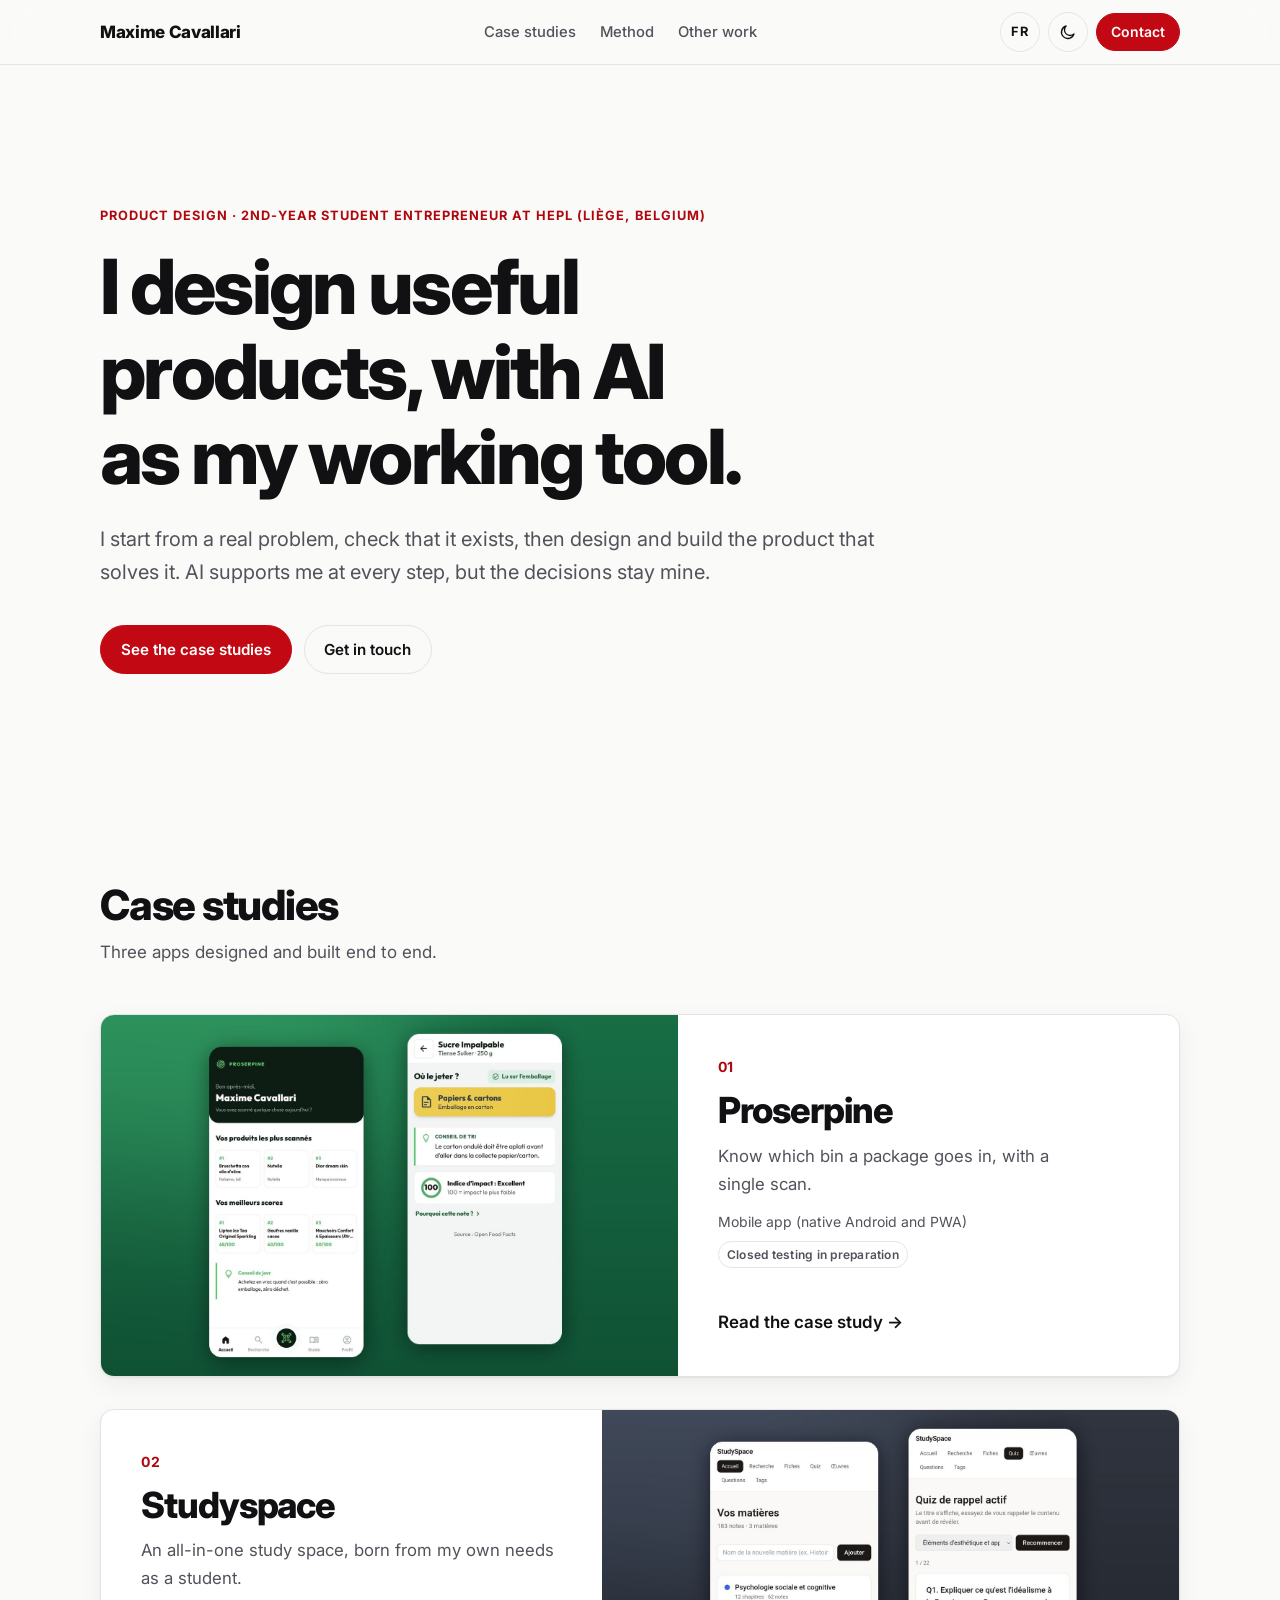
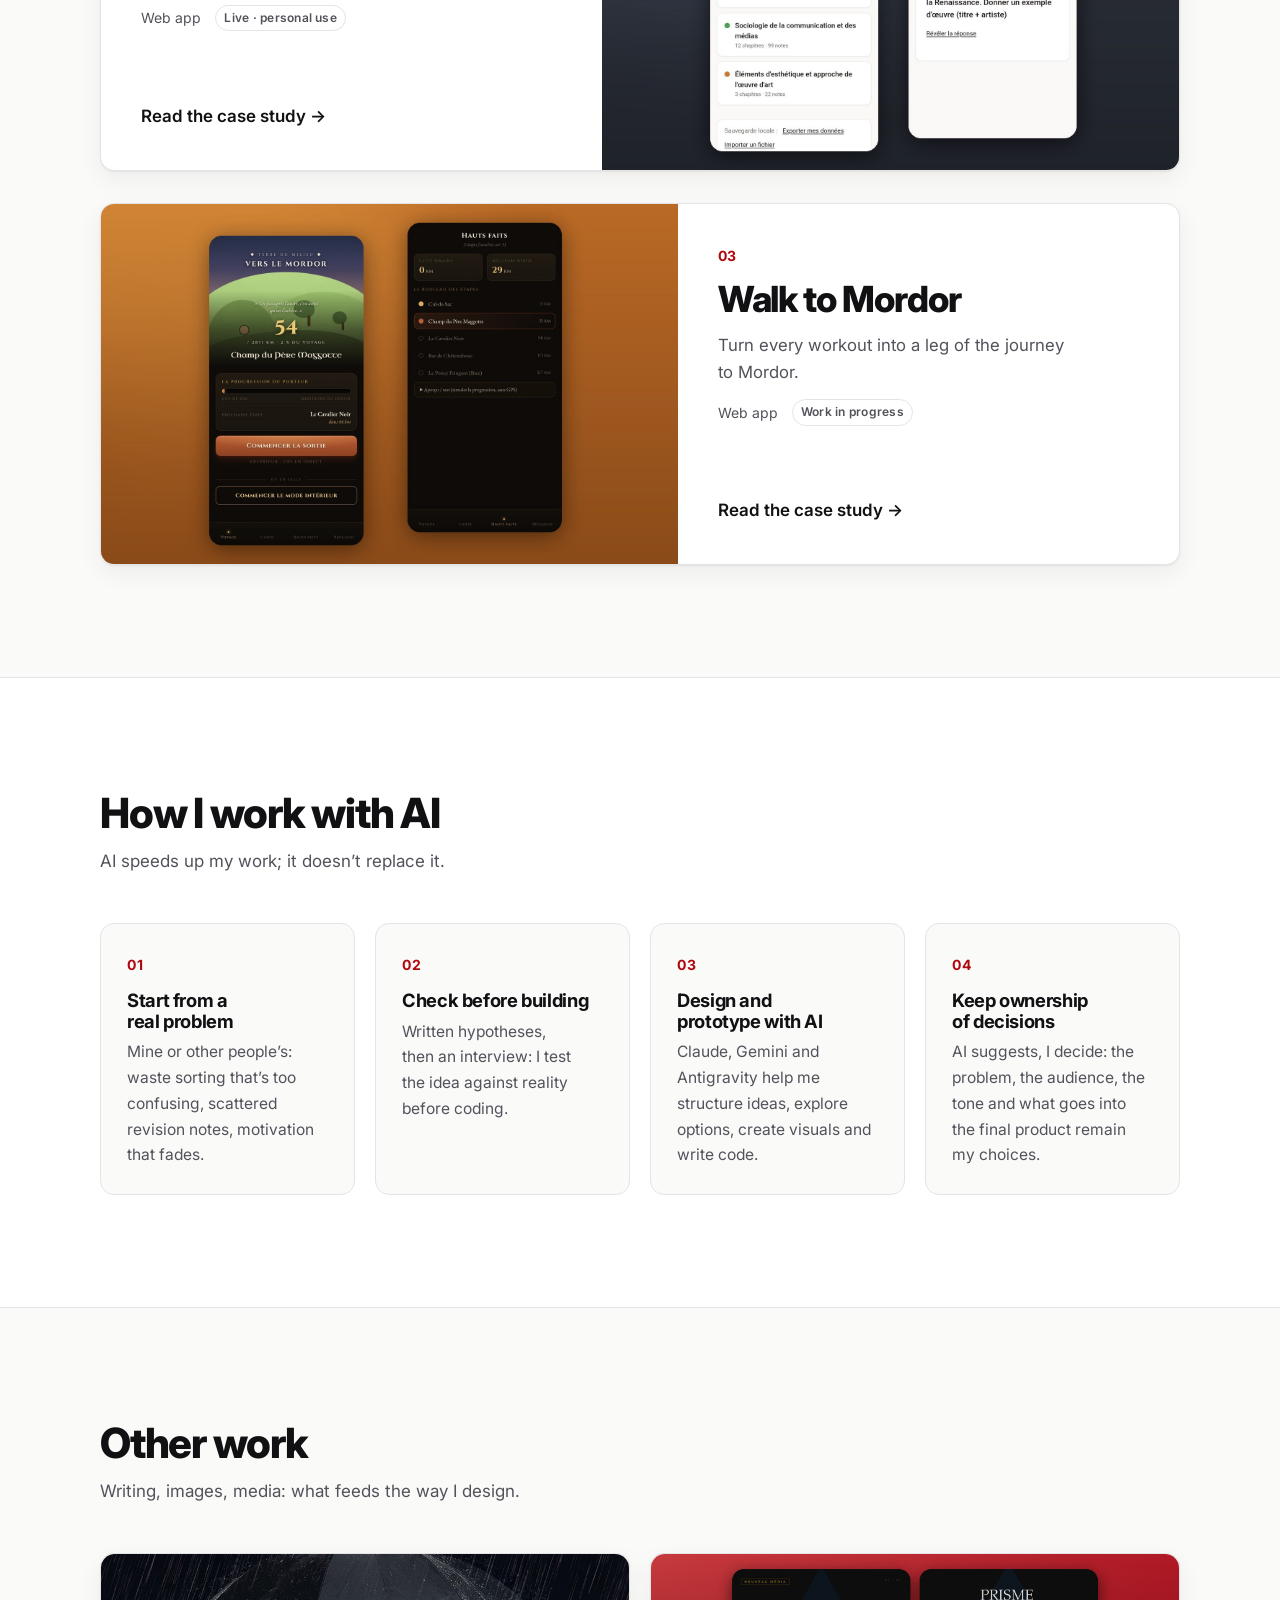
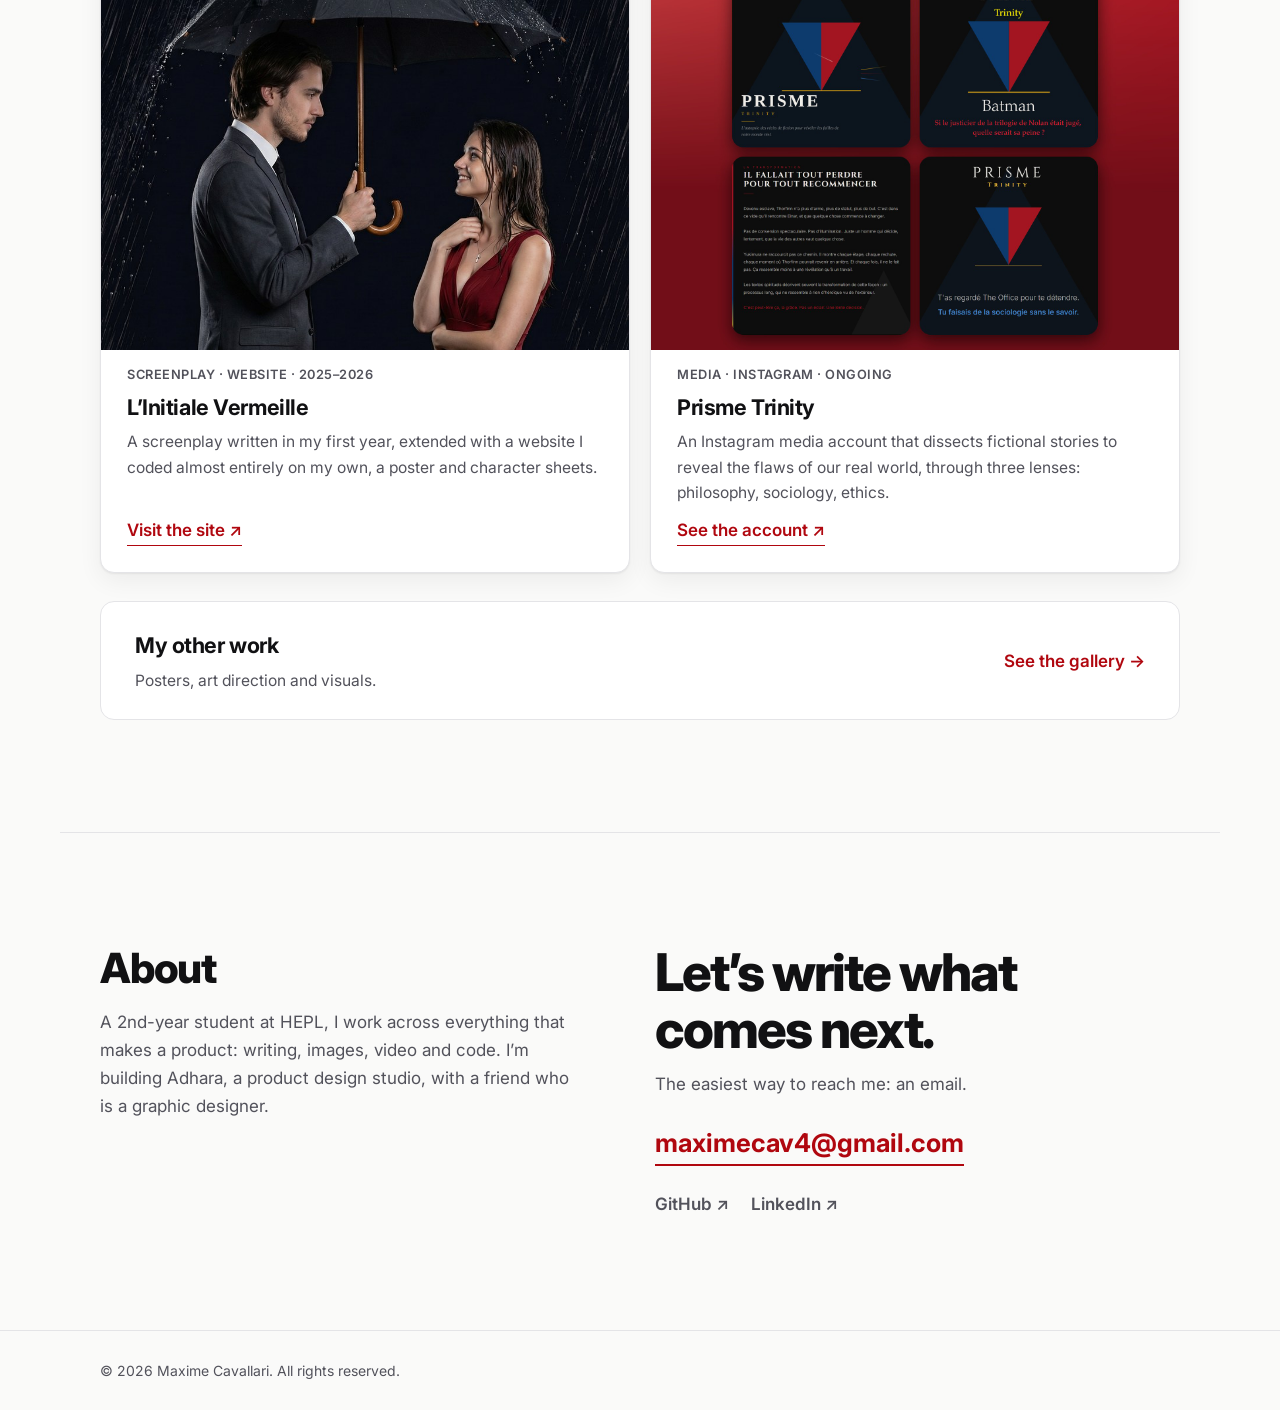
<file: index.html>
<!doctype html>
<html lang="fr">
  <head>
    <meta charset="UTF-8" />
    <meta name="viewport" content="width=device-width, initial-scale=1.0" />
    <title>Maxime Cavallari · Product designer</title>
    <meta
      name="description"
      content="Portfolio de Maxime Cavallari, product designer : des applications conçues et développées de la recherche au code, avec l’IA comme outil de travail."
    />

    <!-- Aperçu quand le lien est partagé (LinkedIn, WhatsApp, e-mail…) -->
    <meta property="og:type" content="website" />
    <meta property="og:title" content="Maxime Cavallari · Product designer" />
    <meta
      property="og:description"
      content="Des applications conçues et développées de la recherche au code, avec l’IA comme outil de travail."
    />
    <meta property="og:locale" content="fr_BE" />
    <meta property="og:locale:alternate" content="en_GB" />
    <!-- À ajouter une fois le site en ligne : <meta property="og:image" content="https://…/images/apercu-partage.png"> -->
    <meta name="twitter:card" content="summary_large_image" />

    <meta name="color-scheme" content="dark light" />
    <meta
      name="theme-color"
      content="#0b0b0c"
      media="(prefers-color-scheme: dark)"
    />
    <meta
      name="theme-color"
      content="#fafaf9"
      media="(prefers-color-scheme: light)"
    />

    <!-- Applique le thème mémorisé avant l'affichage (évite un flash de couleur) -->
    <script>
      try {
        var th = localStorage.getItem("theme");
        if (th === "dark" || th === "light")
          document.documentElement.setAttribute("data-theme", th);
      } catch (e) {}
      document.documentElement.classList.add("js");
    </script>

    <link rel="preconnect" href="https://fonts.googleapis.com" />
    <link rel="preconnect" href="https://fonts.gstatic.com" crossorigin />
    <link
      href="https://fonts.googleapis.com/css2?family=Inter:wght@400;500;600;700;800&display=swap"
      rel="stylesheet"
    />
    <!-- Favicon -->
    <link rel="icon" href="favicon.ico" sizes="48x48" />
    <link rel="icon" type="image/png" sizes="32x32" href="icons/favicon-32.png" />
    <link rel="icon" type="image/png" sizes="192x192" href="icons/icon-192.png" />
    <link rel="apple-touch-icon" href="icons/apple-touch-icon.png" />

    <link rel="stylesheet" href="css/style.css" />
  </head>
  <body>
    <a class="skip-link" href="#main" data-i18n="skip">Aller au contenu</a>

    <div id="draft-banner" class="draft-banner" role="note" hidden>
      <span data-i18n="draft_banner"></span>
    </div>

    <header class="site-header">
      <div class="container site-header__inner">
        <a class="brand" href="index.html" data-site-name>Maxime Cavallari</a>
        <nav class="site-nav" aria-label="Navigation principale">
          <a href="#cas" data-i18n="nav_cases">Études de cas</a>
          <a href="#methode" data-i18n="nav_method">Méthode</a>
          <a href="#autres" data-i18n="nav_other">Autres créations</a>
        </nav>
        <div class="site-header__actions">
          <button
            id="lang-toggle"
            class="icon-btn icon-btn--text"
            type="button"
          >
            EN
          </button>
          <button
            id="theme-toggle"
            class="icon-btn"
            type="button"
            aria-label="Changer de thème"
          >
            <svg
              class="icon-sun"
              viewBox="0 0 24 24"
              width="18"
              height="18"
              aria-hidden="true"
            >
              <circle
                cx="12"
                cy="12"
                r="4.5"
                fill="none"
                stroke="currentColor"
                stroke-width="1.8"
              />
              <path
                d="M12 2v2.5M12 19.5V22M4.2 4.2l1.8 1.8M18 18l1.8 1.8M2 12h2.5M19.5 12H22M4.2 19.8L6 18M18 6l1.8-1.8"
                stroke="currentColor"
                stroke-width="1.8"
                stroke-linecap="round"
              />
            </svg>
            <svg
              class="icon-moon"
              viewBox="0 0 24 24"
              width="18"
              height="18"
              aria-hidden="true"
            >
              <path
                d="M20 14.5A8.5 8.5 0 1 1 9.5 4a7 7 0 0 0 10.5 10.5z"
                fill="none"
                stroke="currentColor"
                stroke-width="1.8"
                stroke-linejoin="round"
              />
            </svg>
          </button>
          <a class="btn btn--small" href="#contact" data-i18n="nav_contact"
            >Contact</a
          >
        </div>
      </div>
    </header>

    <main id="main">
      <!-- ACCROCHE -->
      <section class="hero container">
        <p class="eyebrow reveal" data-i18n="hero_eyebrow"></p>
        <h1 class="hero__title reveal" data-i18n="hero_title"></h1>
        <p class="hero__lead reveal" data-i18n="hero_lead"></p>
        <div class="hero__actions reveal">
          <a class="btn" href="#cas" data-i18n="hero_cta_cases"></a>
          <a
            class="btn btn--ghost"
            href="#contact"
            data-i18n="hero_cta_contact"
          ></a>
        </div>
      </section>

      <!-- ÉTUDES DE CAS -->
      <section id="cas" class="section container" aria-labelledby="cas-title">
        <div class="section__head">
          <h2
            id="cas-title"
            class="section__title"
            data-i18n="cases_title"
          ></h2>
          <p class="section__intro" data-i18n="cases_intro"></p>
        </div>
        <ol id="cases-list" class="cases-list"></ol>
      </section>

      <!-- MÉTHODE -->
      <section
        id="methode"
        class="section section--alt"
        aria-labelledby="methode-title"
      >
        <div class="container">
          <div class="section__head">
            <h2
              id="methode-title"
              class="section__title"
              data-i18n="method_title"
            ></h2>
            <p class="section__intro" data-i18n="method_intro"></p>
          </div>
          <ol class="method-list">
            <li class="method-step reveal">
              <span class="method-step__num" aria-hidden="true">01</span>
              <h3 data-i18n="method_1_t"></h3>
              <p data-i18n="method_1_p"></p>
            </li>
            <li class="method-step reveal">
              <span class="method-step__num" aria-hidden="true">02</span>
              <h3 data-i18n="method_2_t"></h3>
              <p data-i18n="method_2_p"></p>
            </li>
            <li class="method-step reveal">
              <span class="method-step__num" aria-hidden="true">03</span>
              <h3 data-i18n="method_3_t"></h3>
              <p data-i18n="method_3_p"></p>
            </li>
            <li class="method-step reveal">
              <span class="method-step__num" aria-hidden="true">04</span>
              <h3 data-i18n="method_4_t"></h3>
              <p data-i18n="method_4_p"></p>
            </li>
          </ol>
        </div>
      </section>

      <!-- AUTRES CRÉATIONS -->
      <section
        id="autres"
        class="section container"
        aria-labelledby="autres-title"
      >
        <div class="section__head">
          <h2
            id="autres-title"
            class="section__title"
            data-i18n="other_title"
          ></h2>
          <p class="section__intro" data-i18n="other_intro"></p>
        </div>
        <ul id="other-list" class="works-grid"></ul>

        <!-- Lien vers la galerie -->
        <a class="gallery-band reveal" href="galerie.html">
          <span class="gallery-band__text">
            <span class="gallery-band__title" data-i18n="gallery_band_title"></span>
            <span class="gallery-band__lead" data-i18n="gallery_band_lead"></span>
          </span>
          <span class="gallery-band__cta">
            <span data-i18n="gallery_band_cta"></span>
            <span aria-hidden="true">→</span>
          </span>
        </a>
      </section>

      <!-- À PROPOS + CONTACT -->
      <section
        id="contact"
        class="section contact container"
        aria-labelledby="contact-title"
      >
        <div class="contact__about reveal">
          <h2 class="section__title" data-i18n="about_title"></h2>
          <p data-i18n="about_text"></p>
        </div>
        <div class="contact__cta reveal">
          <p
            id="contact-title"
            class="contact__title"
            data-i18n="contact_title"
          ></p>
          <p class="contact__lead" data-i18n="contact_lead"></p>
          <a
            id="contact-email"
            class="contact__email"
            href="mailto:maximecav4@gmail.com"
            >maximecav4@gmail.com</a
          >
          <p id="cv-download" class="contact__cv" hidden>
            <a class="btn btn--ghost" id="cv-link" href="#" download>
              <span id="cv-label"></span>
              <span aria-hidden="true">↓</span>
            </a>
          </p>
          <ul id="contact-links" class="contact__links"></ul>
        </div>
      </section>
    </main>

    <footer class="site-footer">
      <div class="container">
        © <span data-year>2026</span>
        <span data-site-name>Maxime Cavallari</span>.
        <span data-i18n="footer"></span>
      </div>
    </footer>

    <script src="js/data.js"></script>
    <script src="js/site.js"></script>
    <script src="js/main.js"></script>
  </body>
</html>
</file>
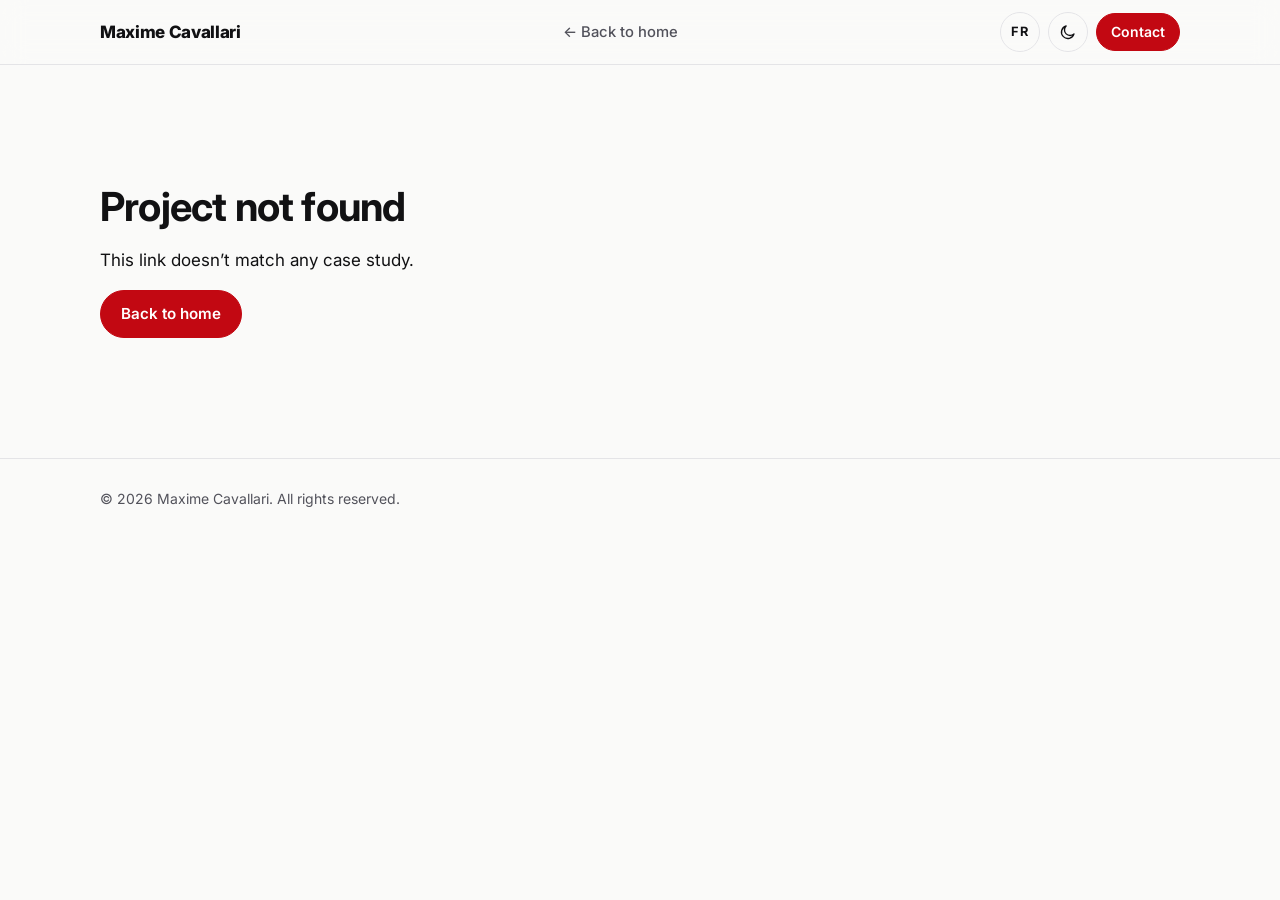
<file: projet-detail.html>
<!DOCTYPE html>
<html lang="fr">
<head>
  <meta charset="UTF-8">
  <meta name="viewport" content="width=device-width, initial-scale=1.0">
  <title>Étude de cas · Maxime Cavallari</title>
  <meta name="description" content="Étude de cas du portfolio de Maxime Cavallari, étudiant en product design.">
  <meta property="og:type" content="article">
  <meta property="og:title" content="Étude de cas · Maxime Cavallari">
  <meta name="twitter:card" content="summary_large_image">

  <meta name="color-scheme" content="dark light">
  <meta name="theme-color" content="#0b0b0c" media="(prefers-color-scheme: dark)">
  <meta name="theme-color" content="#fafaf9" media="(prefers-color-scheme: light)">

  <script>
    try { var th = localStorage.getItem("theme"); if (th === "dark" || th === "light") document.documentElement.setAttribute("data-theme", th); } catch (e) {}
    document.documentElement.classList.add("js");
  </script>

  <link rel="preconnect" href="https://fonts.googleapis.com">
  <link rel="preconnect" href="https://fonts.gstatic.com" crossorigin>
  <link href="https://fonts.googleapis.com/css2?family=Inter:wght@400;500;600;700;800&display=swap" rel="stylesheet">
  <!-- Favicon -->
  <link rel="icon" href="favicon.ico" sizes="48x48">
  <link rel="icon" type="image/png" sizes="32x32" href="icons/favicon-32.png">
  <link rel="icon" type="image/png" sizes="192x192" href="icons/icon-192.png">
  <link rel="apple-touch-icon" href="icons/apple-touch-icon.png">

  <link rel="stylesheet" href="css/style.css">
</head>
<body>
  <a class="skip-link" href="#case-content" data-i18n="skip">Aller au contenu</a>

  <div id="draft-banner" class="draft-banner" role="note" hidden>
    <span data-i18n="draft_banner"></span>
  </div>

  <header class="site-header">
    <div class="container site-header__inner">
      <a class="brand" href="index.html" data-site-name>Maxime Cavallari</a>
      <a class="back-link" href="index.html#cas"><span aria-hidden="true">←</span> <span data-i18n="back_home">Retour à l’accueil</span></a>
      <div class="site-header__actions">
        <button id="lang-toggle" class="icon-btn icon-btn--text" type="button">EN</button>
        <button id="theme-toggle" class="icon-btn" type="button" aria-label="Changer de thème">
          <svg class="icon-sun" viewBox="0 0 24 24" width="18" height="18" aria-hidden="true"><circle cx="12" cy="12" r="4.5" fill="none" stroke="currentColor" stroke-width="1.8"/><path d="M12 2v2.5M12 19.5V22M4.2 4.2l1.8 1.8M18 18l1.8 1.8M2 12h2.5M19.5 12H22M4.2 19.8L6 18M18 6l1.8-1.8" stroke="currentColor" stroke-width="1.8" stroke-linecap="round"/></svg>
          <svg class="icon-moon" viewBox="0 0 24 24" width="18" height="18" aria-hidden="true"><path d="M20 14.5A8.5 8.5 0 1 1 9.5 4a7 7 0 0 0 10.5 10.5z" fill="none" stroke="currentColor" stroke-width="1.8" stroke-linejoin="round"/></svg>
        </button>
        <a class="btn btn--small" href="index.html#contact" data-i18n="nav_contact">Contact</a>
      </div>
    </div>
  </header>

  <main id="case-content" class="case-page"></main>

  <footer class="site-footer">
    <div class="container">© <span data-year>2026</span> <span data-site-name>Maxime Cavallari</span>. <span data-i18n="footer"></span></div>
  </footer>

  <script src="js/data.js"></script>
  <script src="js/site.js"></script>
  <script src="js/detail.js"></script>
</body>
</html>
</file>
<file: css/style.css>
/* ==========================================================================
   PORTFOLIO · FEUILLE DE STYLE
   Style « sombre cinématique », avec une variante claire.
   Toutes les couleurs sont des variables : on les change ici, une seule fois.
   ========================================================================== */

/* ---------- 1. Couleurs ---------- */

/* Mode clair (utilisé si l'appareil est en clair, ou si le visiteur le choisit) */
:root {
  --bg: #fafaf9;
  --surface: #ffffff;
  --surface-2: #f1f1f0;
  --text: #111113;
  --muted: #52525b;
  --border: #e4e4e7;
  --accent: #c20812;       /* rouge des boutons */
  --accent-text: #b0070f;  /* rouge pour du texte sur fond clair */
  --on-accent: #ffffff;
  --todo-bg: #fef3c7;
  --todo-text: #78350f;
  --shadow: 0 1px 2px rgb(0 0 0 / 0.06), 0 8px 24px rgb(0 0 0 / 0.06);
  --cover-a: #f1f1f0;
  --cover-b: #e4e4e7;

  --font: "Inter", system-ui, -apple-system, "Segoe UI", Roboto, sans-serif;
  --radius: 14px;
  --radius-sm: 8px;
  --header-h: 64px;
  --gutter: clamp(16px, 4vw, 40px);

  color-scheme: light;
}

/* Mode sombre : le style principal */
@media (prefers-color-scheme: dark) {
  :root:not([data-theme="light"]) {
    --bg: #0b0b0c;
    --surface: #141416;
    --surface-2: #1b1b1e;
    --text: #f4f4f5;
    --muted: #a1a1aa;
    --border: #27272a;
    --accent: #e50914;
    --accent-text: #ff5a5f;
    --on-accent: #ffffff;
    --todo-bg: rgb(250 204 21 / 0.18);
    --todo-text: #fde68a;
    --shadow: none;
    --cover-a: #1b1b1e;
    --cover-b: #0f0f11;
    color-scheme: dark;
  }
}
:root[data-theme="dark"] {
  --bg: #0b0b0c;
  --surface: #141416;
  --surface-2: #1b1b1e;
  --text: #f4f4f5;
  --muted: #a1a1aa;
  --border: #27272a;
  --accent: #e50914;
  --accent-text: #ff5a5f;
  --on-accent: #ffffff;
  --todo-bg: rgb(250 204 21 / 0.18);
  --todo-text: #fde68a;
  --shadow: none;
  --cover-a: #1b1b1e;
  --cover-b: #0f0f11;
  color-scheme: dark;
}

/* ---------- 2. Base ---------- */
*, *::before, *::after { box-sizing: border-box; }
* { margin: 0; padding: 0; }

html { scroll-behavior: smooth; scroll-padding-top: calc(var(--header-h) + 16px); }
@media (prefers-reduced-motion: reduce) { html { scroll-behavior: auto; } }

body {
  background: var(--bg);
  color: var(--text);
  font-family: var(--font);
  font-size: 1.0625rem;
  line-height: 1.65;
  -webkit-font-smoothing: antialiased;
  overflow-x: hidden;
}

img { display: block; max-width: 100%; height: auto; }
ul, ol { list-style: none; }
a { color: inherit; }
button { font: inherit; color: inherit; background: none; border: 0; cursor: pointer; }

h1, h2, h3 { line-height: 1.12; letter-spacing: -0.02em; text-wrap: balance; }
p { text-wrap: pretty; }

:focus-visible {
  outline: 2px solid var(--accent-text);
  outline-offset: 3px;
  border-radius: 4px;
}

.container {
  width: 100%;
  max-width: 1160px;
  margin-inline: auto;
  padding-inline: var(--gutter);
}

/* Passages à compléter : surlignés */
mark.todo {
  background: var(--todo-bg);
  color: var(--todo-text);
  padding: 0.05em 0.35em;
  border-radius: 4px;
  font-weight: 500;
  box-decoration-break: clone;
  -webkit-box-decoration-break: clone;
}

.skip-link {
  position: absolute;
  left: 16px;
  top: -100px;
  z-index: 100;
  background: var(--accent);
  color: var(--on-accent);
  padding: 10px 16px;
  border-radius: var(--radius-sm);
  text-decoration: none;
  font-weight: 600;
}
.skip-link:focus { top: 12px; }

.draft-banner {
  background: var(--todo-bg);
  color: var(--todo-text);
  font-size: 0.875rem;
  text-align: center;
  padding: 8px var(--gutter);
}

/* ---------- 3. Boutons et liens ---------- */
.btn {
  display: inline-flex;
  align-items: center;
  gap: 0.5em;
  min-height: 44px;
  padding: 0.7em 1.3em;
  border-radius: 999px;
  background: var(--accent);
  color: var(--on-accent);
  font-weight: 600;
  font-size: 0.95rem;
  text-decoration: none;
  border: 1px solid var(--accent);
  transition: transform 0.2s ease, background-color 0.2s ease, border-color 0.2s ease;
}
.btn:hover { transform: translateY(-1px); }
.btn--ghost {
  background: transparent;
  color: var(--text);
  border-color: var(--border);
}
.btn--ghost:hover { border-color: var(--text); }
.btn--small { min-height: 38px; padding: 0.45em 1em; font-size: 0.875rem; }

.text-link {
  color: var(--accent-text);
  font-weight: 600;
  text-decoration: none;
  border-bottom: 1px solid currentColor;
  padding-bottom: 1px;
}

.icon-btn {
  display: inline-grid;
  place-items: center;
  width: 40px;
  height: 40px;
  border-radius: 999px;
  border: 1px solid var(--border);
  transition: border-color 0.2s ease;
}
.icon-btn:hover { border-color: var(--text); }
.icon-btn--text { font-size: 0.8rem; font-weight: 700; letter-spacing: 0.04em; }

/* Soleil en mode sombre (pour passer en clair), lune en mode clair */
#theme-toggle .icon-moon { display: none; }
#theme-toggle[data-mode="light"] .icon-sun { display: none; }
#theme-toggle[data-mode="light"] .icon-moon { display: block; }

.badge {
  display: inline-block;
  font-size: 0.75rem;
  font-weight: 600;
  letter-spacing: 0.02em;
  padding: 0.2em 0.7em;
  border-radius: 999px;
  border: 1px solid var(--border);
  color: var(--muted);
}

.eyebrow {
  color: var(--accent-text);
  font-size: 0.8rem;
  font-weight: 700;
  letter-spacing: 0.08em;
  text-transform: uppercase;
}

/* ---------- 4. En-tête ---------- */
.site-header {
  position: sticky;
  top: 0;
  z-index: 50;
  background: color-mix(in srgb, var(--bg) 82%, transparent);
  backdrop-filter: blur(12px);
  -webkit-backdrop-filter: blur(12px);
  border-bottom: 1px solid var(--border);
}
.site-header__inner {
  display: flex;
  align-items: center;
  gap: 24px;
  min-height: var(--header-h);
}
.brand {
  font-weight: 800;
  letter-spacing: -0.02em;
  text-decoration: none;
  white-space: nowrap;
}
.site-nav {
  display: flex;
  gap: 24px;
  margin-inline: auto;
}
.site-nav a, .back-link {
  color: var(--muted);
  text-decoration: none;
  font-size: 0.925rem;
  font-weight: 500;
  transition: color 0.2s ease;
}
.site-nav a:hover, .back-link:hover { color: var(--text); }
.back-link { margin-inline: auto; }
.site-header__actions {
  display: flex;
  align-items: center;
  gap: 8px;
}

/* ---------- 5. Accroche ---------- */
.hero {
  padding-block: clamp(64px, 12vw, 140px) clamp(48px, 8vw, 96px);
}
.hero__title {
  font-size: clamp(2.3rem, 6.2vw, 4.75rem);
  font-weight: 800;
  letter-spacing: -0.035em;
  max-width: 16ch;
  margin-block: 18px 24px;
}
.hero__lead {
  color: var(--muted);
  font-size: clamp(1.05rem, 1.6vw, 1.25rem);
  max-width: 60ch;
}
.hero__actions {
  display: flex;
  flex-wrap: wrap;
  gap: 12px;
  margin-top: 36px;
}

/* ---------- 6. Sections ---------- */
.section { padding-block: clamp(56px, 9vw, 112px); }
.section--alt {
  background: var(--surface);
  border-block: 1px solid var(--border);
}
.section__head { margin-bottom: clamp(28px, 4vw, 48px); max-width: 60ch; }
.section__title {
  font-size: clamp(1.75rem, 3.4vw, 2.6rem);
  font-weight: 800;
  letter-spacing: -0.03em;
}
.section__intro { color: var(--muted); margin-top: 10px; }

/* ---------- 7. Cartes « Études de cas » ---------- */
.cases-list { display: grid; gap: clamp(20px, 3vw, 32px); }

.case-card__link {
  display: grid;
  grid-template-columns: 1fr;
  background: var(--surface);
  border: 1px solid var(--border);
  border-radius: var(--radius);
  overflow: hidden;
  text-decoration: none;
  box-shadow: var(--shadow);
  transition: border-color 0.25s ease, transform 0.25s ease;
}
.case-card__link:hover { border-color: var(--accent); transform: translateY(-2px); }
.case-card__link:hover .case-card__cta { color: var(--accent-text); }

.case-card__body {
  display: flex;
  flex-direction: column;
  gap: 12px;
  padding: clamp(22px, 3.5vw, 40px);
}
.case-card__num { color: var(--accent-text); font-weight: 700; font-size: 0.875rem; letter-spacing: 0.06em; }
.case-card__title { font-size: clamp(1.6rem, 3vw, 2.25rem); font-weight: 800; letter-spacing: -0.03em; }
.case-card__tagline { color: var(--muted); font-size: 1.05rem; }
.case-card__meta {
  display: flex;
  flex-wrap: wrap;
  align-items: center;
  gap: 8px 14px;
  font-size: 0.875rem;
  color: var(--muted);
}
.case-card__cta {
  margin-top: auto;
  padding-top: 8px;
  font-weight: 600;
  transition: color 0.2s ease;
}

@media (min-width: 860px) {
  .case-card__link { grid-template-columns: 1.15fr 1fr; }
  .case-card:nth-child(even) .case-card__link { grid-template-columns: 1fr 1.15fr; }
  .case-card:nth-child(even) .case-card__cover { order: 2; }
}

/* Visuels (vraie image ou emplacement) */
.cover {
  width: 100%;
  aspect-ratio: 16 / 10;
  object-fit: cover;
  background: var(--surface-2);
}
.case-card__cover { height: 100%; min-height: 240px; }
.cover--placeholder {
  position: relative;
  display: grid;
  place-items: center;
  overflow: hidden;
  background:
    radial-gradient(120% 90% at 20% 10%, color-mix(in srgb, var(--accent) 22%, transparent), transparent 60%),
    linear-gradient(160deg, var(--cover-a), var(--cover-b));
}
.cover__initial {
  font-size: clamp(6rem, 16vw, 11rem);
  font-weight: 800;
  line-height: 1;
  letter-spacing: -0.05em;
  color: color-mix(in srgb, var(--text) 10%, transparent);
  user-select: none;
}
.cover__note {
  position: absolute;
  bottom: 14px;
  left: 14px;
  font-size: 0.8rem;
}

/* ---------- 8. Méthode ---------- */
.method-list {
  display: grid;
  gap: 20px;
  grid-template-columns: repeat(auto-fit, minmax(230px, 1fr));
  counter-reset: none;
}
.method-step {
  padding: 26px;
  border: 1px solid var(--border);
  border-radius: var(--radius);
  background: var(--bg);
}
.method-step__num { color: var(--accent-text); font-weight: 700; font-size: 0.875rem; letter-spacing: 0.06em; }
.method-step h3 { font-size: 1.15rem; margin-block: 12px 8px; }
.method-step p { color: var(--muted); font-size: 0.975rem; }

/* ---------- 9. Autres créations ---------- */
.works-grid {
  display: grid;
  gap: 20px;
  grid-template-columns: repeat(auto-fit, minmax(260px, 1fr));
}
.work-card {
  display: flex;
  flex-direction: column;
  gap: 10px;
  padding: 26px;
  border: 1px solid var(--border);
  border-radius: var(--radius);
  background: var(--surface);
  box-shadow: var(--shadow);
}
.work-card__cover {
  max-width: none; /* sinon la règle générale « img » plafonne l'image à la largeur du contenu */
  width: calc(100% + 52px);
  margin: -26px -26px 4px;
  aspect-ratio: 4 / 3;
  object-fit: cover;
  object-position: center 34%;
  border-radius: var(--radius) var(--radius) 0 0;
}
.work-card__cover.cover--placeholder { display: grid; place-items: center; }
.work-card__cover .cover__initial { font-size: clamp(4rem, 9vw, 6rem); }
.work-card__cat { color: var(--muted); font-size: 0.8rem; font-weight: 600; letter-spacing: 0.04em; text-transform: uppercase; }
.work-card__title { font-size: 1.35rem; font-weight: 700; }
.work-card__text { color: var(--muted); font-size: 0.975rem; }
.work-card .text-link { margin-top: auto; align-self: flex-start; }

/* ---------- 10. À propos + contact ---------- */
.contact {
  display: grid;
  gap: clamp(36px, 6vw, 80px);
  border-top: 1px solid var(--border);
}
@media (min-width: 860px) { .contact { grid-template-columns: 1fr 1.1fr; } }
.contact__about p { color: var(--muted); margin-top: 16px; max-width: 55ch; }
.contact__title {
  font-size: clamp(2rem, 4.5vw, 3.25rem);
  font-weight: 800;
  letter-spacing: -0.035em;
  line-height: 1.08;
}
.contact__lead { color: var(--muted); margin-block: 12px 24px; }
.contact__email {
  display: inline-block;
  font-size: clamp(1.1rem, 2.6vw, 1.6rem);
  font-weight: 700;
  color: var(--accent-text);
  text-decoration: none;
  border-bottom: 2px solid currentColor;
  word-break: break-all;
}
.contact__links { display: flex; flex-wrap: wrap; gap: 10px 22px; margin-top: 24px; }
.contact__links a { color: var(--muted); text-decoration: none; font-weight: 600; }
.contact__links a:hover { color: var(--text); }

/* ---------- 11. Pied de page ---------- */
.site-footer {
  border-top: 1px solid var(--border);
  padding-block: 28px;
  color: var(--muted);
  font-size: 0.875rem;
}

/* ---------- 12. Page d'étude de cas ---------- */
.cs-hero { padding-block: clamp(48px, 9vw, 104px) clamp(28px, 4vw, 48px); }
.cs-hero__title {
  font-size: clamp(2.5rem, 7vw, 5rem);
  font-weight: 800;
  letter-spacing: -0.04em;
  margin-block: 14px 16px;
}
.cs-hero__tagline { color: var(--muted); font-size: clamp(1.1rem, 2vw, 1.35rem); max-width: 50ch; }

.cs-meta {
  display: grid;
  grid-template-columns: repeat(auto-fit, minmax(170px, 1fr));
  gap: 20px 28px;
  margin-top: 36px;
  padding-top: 24px;
  border-top: 1px solid var(--border);
}
.cs-meta dt { color: var(--muted); font-size: 0.75rem; font-weight: 700; letter-spacing: 0.06em; text-transform: uppercase; }
.cs-meta dd { margin-top: 4px; font-weight: 500; }
.cs-links { display: flex; flex-wrap: wrap; gap: 12px; margin-top: 28px; }

.cs-cover { border-radius: var(--radius); border: 1px solid var(--border); aspect-ratio: 16 / 10; }

/* Captures d'écran commentées */
.shots {
  display: grid;
  gap: 18px;
  grid-template-columns: repeat(auto-fit, minmax(180px, 1fr));
  margin-top: 24px;
}
.shot img {
  width: 100%;
  border-radius: var(--radius);
  border: 1px solid var(--border);
  background: var(--surface-2);
}
.shot figcaption {
  margin-top: 10px;
  color: var(--muted);
  font-size: 0.875rem;
  line-height: 1.45;
}

.cs-body { padding-block: clamp(40px, 7vw, 88px); }
.cs-section {
  display: grid;
  gap: 8px;
  padding-block: clamp(28px, 4vw, 44px);
  border-bottom: 1px solid var(--border);
}
.cs-section:last-child { border-bottom: 0; }
@media (min-width: 860px) {
  .cs-section { grid-template-columns: 120px minmax(0, 720px); gap: 32px; }
}
.cs-section__num { color: var(--accent-text); font-weight: 700; font-size: 0.875rem; letter-spacing: 0.06em; padding-top: 0.5em; }
.cs-section h2 { font-size: clamp(1.5rem, 2.8vw, 2rem); font-weight: 800; letter-spacing: -0.025em; margin-bottom: 16px; }
.cs-section__content > p + p { margin-top: 14px; }
.cs-section__content > p { color: color-mix(in srgb, var(--text) 88%, var(--muted)); }

.callout {
  margin-top: 24px;
  padding: 20px 24px;
  border-left: 3px solid var(--accent);
  background: var(--surface);
  border-radius: 0 var(--radius-sm) var(--radius-sm) 0;
  font-size: 1.15rem;
  font-weight: 600;
  line-height: 1.45;
}

.check-list li, .ai-split li {
  position: relative;
  padding-left: 1.4em;
  margin-top: 10px;
}
.check-list li::before, .ai-split li::before {
  content: "";
  position: absolute;
  left: 0;
  top: 0.62em;
  width: 0.5em;
  height: 0.5em;
  border-radius: 50%;
  background: var(--accent);
}

.decision-list { display: grid; gap: 14px; }
@media (min-width: 640px) { .decision-list { grid-template-columns: 1fr 1fr; } }
.decision-list li {
  padding: 20px 22px;
  border: 1px solid var(--border);
  border-radius: var(--radius-sm);
  background: var(--surface);
}
.decision-list h3 { font-size: 1.05rem; margin-bottom: 6px; }
.decision-list p { color: var(--muted); font-size: 0.975rem; }

.ai-split { display: grid; gap: 14px; margin-top: 32px; }
@media (min-width: 640px) { .ai-split { grid-template-columns: 1fr 1fr; } }
.ai-split__col {
  padding: 22px;
  border: 1px solid var(--border);
  border-radius: var(--radius-sm);
  background: var(--surface);
}
.ai-split__col--me { border-color: color-mix(in srgb, var(--accent) 55%, var(--border)); }
.ai-split h3 { font-size: 1.05rem; }
.ai-split li { font-size: 0.975rem; }

.cs-next {
  display: flex;
  flex-direction: column;
  gap: 6px;
  padding-block: clamp(40px, 7vw, 80px);
  border-top: 1px solid var(--border);
}
.cs-next__label { color: var(--muted); font-size: 0.8rem; font-weight: 700; letter-spacing: 0.06em; text-transform: uppercase; }
.cs-next__link {
  font-size: clamp(1.8rem, 5vw, 3.2rem);
  font-weight: 800;
  letter-spacing: -0.035em;
  text-decoration: none;
  transition: color 0.2s ease;
}
.cs-next__link:hover { color: var(--accent-text); }

.cs-empty { padding-block: 120px; display: grid; gap: 16px; justify-items: start; }
.cs-empty h1 { font-size: 2.5rem; }

/* ---------- 13. Apparition au défilement ---------- */
.js .reveal {
  opacity: 0;
  transform: translateY(16px);
  transition: opacity 0.7s ease, transform 0.7s ease;
}
.js .reveal.is-visible { opacity: 1; transform: none; }
@media (prefers-reduced-motion: reduce) {
  .js .reveal { opacity: 1; transform: none; transition: none; }
  .btn, .case-card__link { transition: none; }
}

/* ---------- 14. Petits écrans ---------- */
@media (max-width: 859px) {
  .site-nav { display: none; }
  .brand { margin-right: auto; }
  .back-link { display: none; }
}
@media (max-width: 420px) {
  :root { --header-h: 58px; }
  .site-header__inner { gap: 10px; }
  .brand { font-size: 0.95rem; }
  .site-header__actions { gap: 6px; }
  .icon-btn { width: 36px; height: 36px; }
  .btn--small { padding-inline: 0.8em; }
  .hero__actions .btn { flex: 1 1 100%; justify-content: center; }
}

/* ---------- 15. Bandeau vers la galerie ---------- */
.gallery-band {
  display: flex;
  flex-wrap: wrap;
  align-items: center;
  justify-content: space-between;
  gap: 16px;
  margin-top: 28px;
  padding: 26px clamp(22px, 3vw, 34px);
  border: 1px solid var(--border);
  border-radius: var(--radius);
  background: var(--surface);
  text-decoration: none;
  transition: border-color 0.25s ease, transform 0.25s ease;
}
.gallery-band:hover { border-color: var(--accent); transform: translateY(-2px); }
.gallery-band__text { display: grid; gap: 4px; }
.gallery-band__title { font-size: 1.35rem; font-weight: 700; letter-spacing: -0.02em; }
.gallery-band__lead { color: var(--muted); font-size: 0.975rem; }
.gallery-band__cta { color: var(--accent-text); font-weight: 600; white-space: nowrap; }

.contact__cv { margin-top: 22px; }

/* ---------- 16. Page galerie ---------- */
.gallery-hero { padding-block: clamp(48px, 9vw, 96px) clamp(24px, 4vw, 40px); }
.gallery-hero__title {
  font-size: clamp(2.2rem, 6vw, 4rem);
  font-weight: 800;
  letter-spacing: -0.035em;
  margin-block: 14px 16px;
}
.gallery-hero__lead { color: var(--muted); max-width: 60ch; }

.gallery-grid {
  display: grid;
  gap: 20px;
  grid-template-columns: repeat(auto-fill, minmax(260px, 1fr));
  padding-bottom: clamp(48px, 8vw, 96px);
}
.gallery-item__btn {
  display: block;
  width: 100%;
  padding: 0;
  border: 1px solid var(--border);
  border-radius: var(--radius);
  overflow: hidden;
  background: var(--surface);
  text-align: left;
  transition: border-color 0.25s ease, transform 0.25s ease;
}
.gallery-item__btn:hover { border-color: var(--accent); transform: translateY(-2px); }
.gallery-item__btn img {
  width: 100%;
  aspect-ratio: 4 / 5;
  object-fit: cover;
  background: var(--surface-2);
}
/* Affiches et documents : on montre l'image entière, sans rognage */
.gallery-item__btn--contain img { object-fit: contain; }
.gallery-item__caption { display: grid; gap: 4px; padding: 16px 18px 18px; }
.gallery-item__cat {
  color: var(--muted);
  font-size: 0.75rem;
  font-weight: 600;
  letter-spacing: 0.05em;
  text-transform: uppercase;
}
.gallery-item__title { font-weight: 600; }
/* Étiquette d'origine du travail */
.origin {
  justify-self: start;
  margin-top: 6px;
  padding: 0.2em 0.75em;
  border: 1px solid var(--border);
  border-radius: 999px;
  color: var(--muted);
  font-size: 0.72rem;
  font-weight: 600;
  letter-spacing: 0.02em;
}
.origin--personal { border-color: var(--accent); color: var(--accent-text); }
.origin--internship { background: var(--surface-2); color: var(--text); }
.gallery-empty { color: var(--muted); }

/* ---------- 17. Image agrandie ---------- */
.lightbox {
  position: fixed;
  inset: 0;
  z-index: 200;
  display: grid;
  place-items: center;
  padding: clamp(16px, 4vw, 48px);
  background: rgb(0 0 0 / 0.82);
  backdrop-filter: blur(6px);
  -webkit-backdrop-filter: blur(6px);
}
.lightbox[hidden] { display: none; }
.lightbox__panel {
  position: relative;
  display: grid;
  justify-items: center;
  gap: 16px;
  max-width: min(1100px, 100%);
}
.lightbox__img {
  max-width: 100%;
  max-height: 72vh;
  width: auto;
  border-radius: var(--radius);
  background: #000;
}
.lightbox__caption {
  display: grid;
  gap: 4px;
  max-width: 62ch;
  text-align: center;
  color: #f4f4f5;
}
.lightbox__meta {
  color: #a1a1aa;
  font-size: 0.75rem;
  font-weight: 600;
  letter-spacing: 0.05em;
  text-transform: uppercase;
}
.lightbox__title { font-size: 1.2rem; font-weight: 700; }
.lightbox__note { color: #d4d4d8; font-size: 0.95rem; }
.lightbox .icon-btn {
  position: absolute;
  background: rgb(0 0 0 / 0.55);
  border-color: rgb(255 255 255 / 0.25);
  color: #fff;
  font-size: 1rem;
}
.lightbox .icon-btn:hover { border-color: #fff; }
.lightbox__close { top: -8px; right: -8px; }
.lightbox__prev { left: -8px; top: 45%; }
.lightbox__next { right: -8px; top: 45%; }
@media (max-width: 640px) {
  .lightbox__prev { left: 4px; }
  .lightbox__next { right: 4px; }
  .lightbox__close { top: -6px; right: 4px; }
  .lightbox__img { max-height: 62vh; }
}

.gallery-band[hidden] { display: none; }
</file>
